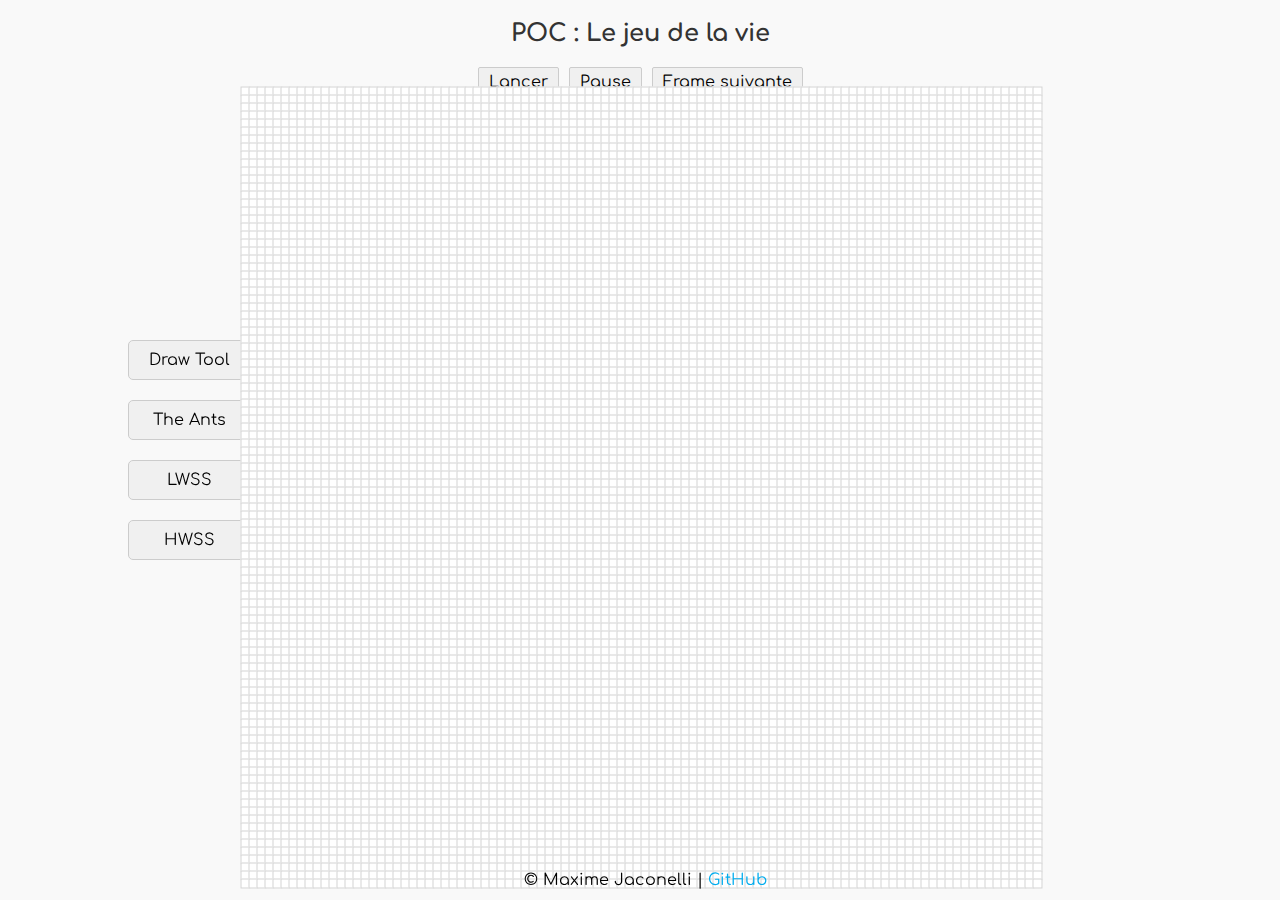
<file: truc/gameOfLife/index.html>
<!DOCTYPE html>
<html lang="en">
  <head>
    <meta charset="UTF-8" />
    <meta name="viewport" content="width=device-width, initial-scale=1.0" />
    <title>Jeu de la vie</title>
    <link
      href="https://fonts.googleapis.com/css2?family=Comfortaa:wght@300;400;700&display=swap"
      rel="stylesheet"
    />
    <link rel="stylesheet" href="style.css" />
  </head>
  <body>
    <h1>POC : Le jeu de la vie</h1>
    <div class="sidebar">
      <button id="simple-btn">Draw Tool</button>
      <button id="the-ants-btn">The Ants</button>
      <button id="lwss-btn">LWSS</button>
      <button id="hwss-btn">HWSS</button>
    </div>

    <div class="controls">
      <button id="start-btn">Lancer</button>
      <button id="pause-btn">Pause</button>
      <button id="next-frame-btn">Frame suivante</button>
    </div>

    <div class="grid" id="grid-container"></div>
    <footer>
      <p>
        © <span id="current-year"></span> Maxime Jaconelli |
        <a href="https://github.com/maxime-jcnl" target="_blank">GitHub</a>
      </p>
    </footer>

    <script src="script.js"></script>
  </body>
</html>
</file>
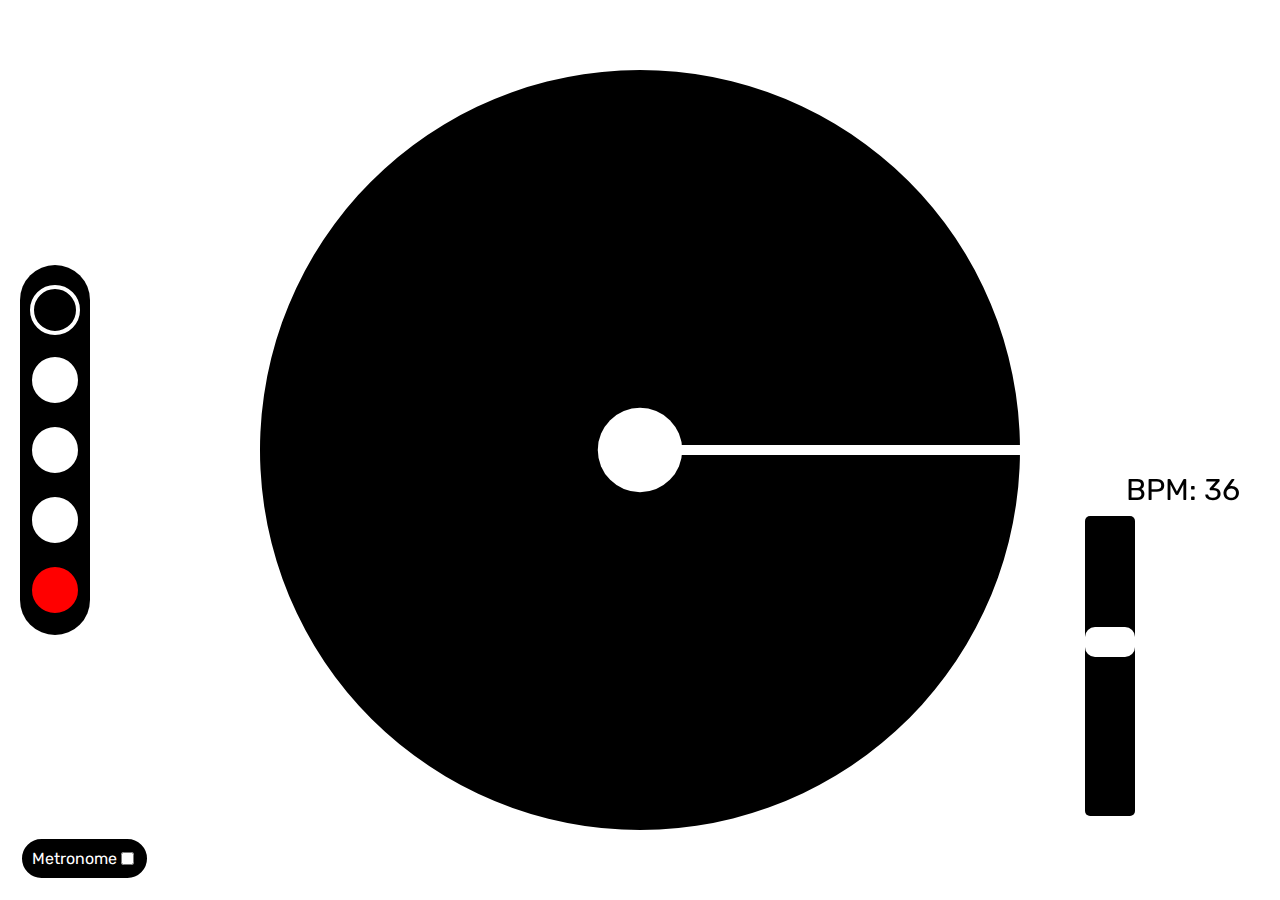
<file: truc/vinylSlider/html/index.html>
<!DOCTYPE html>
<html lang="en">
<head>
    <meta charset="UTF-8" />
    <title>Index</title>
    <link rel="stylesheet" href="../style/style.css" />
    <link rel="preconnect" href="https://fonts.googleapis.com" />
    <link rel="preconnect" href="https://fonts.gstatic.com" crossorigin />
    <link href="https://fonts.googleapis.com/css2?family=Rubik:ital,wght@0,300..900;1,300..900&display=swap" rel="stylesheet" />
</head>
<body>
    <div class="fade"></div>
    <div class="slider-container">
        <input type="range" id="speedControl" class="slider" min="-0.0555" max="0.0555" step="0.0001" value="0.01" orient="vertical" />
        <div id="bpmDisplay">BPM: 0</div>
    </div>
    
    <canvas id="vinylCanvas" width="800" height="800"></canvas>
    <div class="sound-selector-container">
        <div class="sound-selector">
            <button id="kickBtn" class="active"></button>
            <button id="snareBtn"></button>
            <button id="hatsBtn"></button>
            <button id="percBtn"></button>
            <button id="recordBtn" class="record" style="background-color: red;"></button>
        </div>
    </div>
    <div class="metronome-container">
        <label for="metronomeSwitch">Metronome</label>
        <input type="checkbox" id="metronomeSwitch" />
    </div>
<script>
        document.addEventListener('DOMContentLoaded', () => {
            const fadeElement = document.querySelector('.fade');
            fadeElement.style.opacity = 0;
            fadeElement.style.transition = 'opacity 0.5s ease-in-out';
            setTimeout(() => {
                fadeElement.style.display = 'none';
            }, 500);
        });
    </script>
    <script src="../scripts/script.js"></script>
    
</body>
</html>
</file>
<file: truc/gameOfLife/style.css>
body {
  font-family: "Comfortaa", sans-serif;
  background-color: #f9f9f9;
  color: #333;
  margin: 0;
  padding: 0;
}

h1 {
  text-align: center;
  font-size: 1.5em;
  margin-top: 20px;
  margin-bottom: 20px;
  color: #333;
}

.grid {
  display: grid;
  grid-template-columns: repeat(100, 7px);
  grid-template-rows: repeat(100, 7px);
  gap: 1px;
  position: absolute;
  top: 54%;
  left: 50%;
  transform: translate(-50%, -50%);
}

.sidebar {
  position: fixed;
  left: 10%;
  top: 50%;
  transform: translateY(-50%);
  display: flex;
  flex-direction: column;
}

.sidebar button {
  padding: 10px 20px;
  margin: 10px 0;
  cursor: pointer;
  font-size: 16px;
  background-color: #f0f0f0;
  border: 1px solid #ccc;
  border-radius: 5px;
  transition: background-color 0.3s;
  font-family: "Comfortaa", sans-serif;
}

.sidebar button:hover {
  background-color: #e0e0e0;
}

.controls {
  display: flex;
  justify-content: center;
  gap: 10px;
  margin-top: 20px;
}

.controls button {
  padding: 5px 10px;
  cursor: pointer;
  font-size: 16px;
  background-color: #f0f0f0;
  border: 1px solid #ccc;
  border-radius: 2px;
  transition: background-color 0.3s;
  font-family: "Comfortaa", sans-serif;
}

.controls button:hover {
  background-color: #e0e0e0;
}

.cell-empty,
.cell-full,
.cell-preview {
  width: 10px;
  height: 10px;
  border: 1px solid lightgray;
  box-sizing: border-box;
}

.cell-preview {
  opacity: 0.5;
}

.cell-empty {
  width: 10px;
  height: 10px;
  background-color: white;
}

.cell-full {
  background-color: black;
}

footer {
  text-align: center;
  padding: 5px;
  height: 30px;
  color: #000000;
  position: fixed;
  bottom: 0;
  width: 100%;
  display: flex;
  align-items: center;
  justify-content: center;
}
footer a {
  color: #00acee;
  text-decoration: none;
}

footer a:hover {
  text-decoration: underline;
}

/* Thème sombre */
@media (prefers-color-scheme: dark) {
  body {
    background-color: #121212;
    color: #f1f1f1;
  }

  h1 {
    color: #f1f1f1;
  }

  .sidebar button,
  .controls button {
    background-color: #333;
    color: #f1f1f1;
    border: 1px solid #555;
  }

  .sidebar button:hover,
  .controls button:hover {
    background-color: #444;
  }

  .cell-empty {
    background-color: #1e1e1e;
    border: 1px solid #555;
  }

  .cell-full {
    background-color: #f1f1f1;
  }

  footer {
    color: #f1f1f1;
  }

  footer a {
    color: #00acee;

    footer a:hover {
      text-decoration: underline;
    }
  }
}
</file>
<file: truc/vinylSlider/style/style.css>
html, body {
    width: 100%;
    height: 100%;
    margin: 0;
    padding: 0;
    overflow: hidden;
}

body {
    display: flex;
    flex-direction: column;
    justify-content: center;
    align-items: center;
    height: 100vh;
}

.center {
    display: flex;
    justify-content: center;
    align-items: center;
    height: calc(100% - 50px); /* Leave space for footer */
}

#enterButton {
    padding: 10px 20px;
    font-size: 20px;
    cursor: pointer;
    transition: opacity 0.5s;
}

#enterButton:focus {
    outline: none;
}

h1{
    font-family: "Rubik", sans-serif;

}
/* Styles pour le footer */
footer {
    height: 50px;
    display: flex;
    justify-content: center;
    align-items: center;
    width: 100%;
}

footer a {
    text-decoration: none;
    font-size: 16px;
    font-family: "Rubik", sans-serif;
    transition: color 0.3s;
}

/* Styles pour le mode sombre */
body.dark-mode {
    background-color: black;
    color: white;
}

body.dark-mode #enterButton {
    color: black;
    background-color: white;
    border: 2px solid black;
}

body.dark-mode footer a {
    color: white;
}

/* Styles pour le mode clair */
body.light-mode {
    background-color: white;
    color: black;
}

body.light-mode #enterButton {
    color: white;
    background-color: black;
    border: 2px solid white;
}

body.light-mode footer a {
    color: black;
}

/* Transition pour l'effet de fondu */
.fade {
    position: fixed;
    top: 0;
    left: 0;
    width: 100%;
    height: 100%;
    background-color: black;
    opacity: 1;
    z-index: 1000;
    transition: opacity 0.5s ease-in-out;
}

#bpmDisplay {
    position: absolute;
    right: 20px;
    top: 20px;
    font-size: 30px;
    font-family: "Rubik", sans-serif;
    text-align: right;
}

.sound-selector-container {
    position: absolute;
    left: 20px;
    top: 50%;
    transform: translateY(-50%);
    padding: 10px;
    background-color: black; 
    border-radius: 40px; 
}

.sound-selector {
    display: flex;
    flex-direction: column;
}
/* Styles pour les boutons */
.sound-selector button {
    width: 50px;
    height: 50px;
    margin: 10px 0;
    border-radius: 50%;
    background-color: white; 
    border: 2px solid black;
    cursor: pointer;
}

/* Styles pour les boutons actifs avec un contour noir */
.sound-selector button.active {
    border: 4px solid black;
}

/* Styles pour les boutons en mode clair */
.sound-selector button.light-mode {
    background-color: white;
    color: black;
    border: 2px solid black;
}

.sound-selector button.active.light-mode {
    background-color: black;
    color: white;
    border: 4px solid rgb(255, 255, 255);
}

/* Styles pour les boutons en mode sombre */
.sound-selector button.dark-mode {
    background-color: black;
    color: white;
    border: 2px solid white;
}

.sound-selector button.active.dark-mode {
    background-color: white;
    color: black;
    border: 4px solid black;
}

.sound-selector button.record {
    background-color: red;
}

.sound-selector button.record.active {
    background-color: blue;
    border: 4px solid black;
}

body.dark-mode .sound-selector button.record {
    background-color: red;
}

body.dark-mode .sound-selector button.record.active {
    background-color: blue;
    border: 4px solid black;
}



/* Styles pour le slider */
.slider-container {
    position: absolute;
    bottom: 20px;
    right: 20px;
    display: flex;
    flex-direction: column;
    align-items: center;
}

.slider {
    -webkit-appearance: none;
    appearance: none;
    width: 300px; /* Hauteur du slider */
    height: 8px; /* Largeur du slider */
    border-radius: 5px;
    outline: none;
    transform: rotate(270deg); /* Tourner pour Chrome et Firefox */
    margin: 70%;
    position: relative;
}

.slider::-webkit-slider-runnable-track {
    border-radius: 5px;
}

.slider::-moz-range-track {
    border-radius: 5px;
}

.slider::-webkit-slider-thumb {
    -webkit-appearance: none;
    appearance: none;
    width: 30px;
    height: 50px;
    cursor: pointer;
    border-radius: 10px;
}

.slider::-moz-range-thumb {
    width: 30px;
    height: 50px;
    cursor: pointer;
    border-radius: 10px;
}

/* Dark mode styles */
body.dark-mode #bpmDisplay {
    color: white;
}

body.dark-mode .slider {
    background: #000000;
}

body.dark-mode .slider::-webkit-slider-runnable-track {
    background: white;
}

body.dark-mode .slider::-moz-range-track {
    background: white;
}

body.dark-mode .slider::-webkit-slider-thumb {
    background: black;
}

body.dark-mode .slider::-moz-range-thumb {
    background: black;
}

body.dark-mode .sound-selector-container {
    background-color: white;
}

body.dark-mode .sound-selector button {
    background-color: black;
    color: white;
    border: 2px solid white;
}

body.dark-mode .sound-selector button.active {
    background-color: white;
    color: black;
}

body.light-mode #bpmDisplay {
    color: black;
}

body.light-mode .slider {
    background: #ddd;
}

body.light-mode .slider::-webkit-slider-runnable-track {
    background: black;
}

body.light-mode .slider::-moz-range-track {
    background: black;
}

body.light-mode .slider::-webkit-slider-thumb {
    background: white;
}

body.light-mode .slider::-moz-range-thumb {
    background: white;
}

body.light-mode .sound-selector-container {
    background-color: black;
}

body.light-mode .sound-selector button {
    background-color: white;
    color: black;
    border: 2px solid black;
}

body.light-mode .sound-selector button.active {
    background-color: black;
    color: white;
}

/* Styles pour le conteneur du métronome */
.metronome-container {
    position: absolute;
    bottom: 20px;
    left: 20px;
    display: flex;
    align-items: center;
    padding: 10px;
    border-radius: 40px;
    font-family: "Rubik", sans-serif;
}

/* Mode clair pour le conteneur du métronome */
body.light-mode .metronome-container {
    background-color: black;
    border: 2px solid white;
}

body.light-mode .metronome-container label {
    color: white;
}

body.light-mode .metronome-container input[type="checkbox"] {
    background-color: black;
    border: 2px solid white;
}

/* Mode sombre pour le conteneur du métronome */
body.dark-mode .metronome-container {
    background-color: white;
    border: 2px solid black;
}

body.dark-mode .metronome-container label {
    color: black;
}

body.dark-mode .metronome-container input[type="checkbox"] {
    background-color: white;
    border: 2px solid black;
}

.sound-selector button {
    transition: transform 0.15s ease-in-out;
}

.sound-selector button:hover {
    transform: scale(1.1    );
}
</file>
